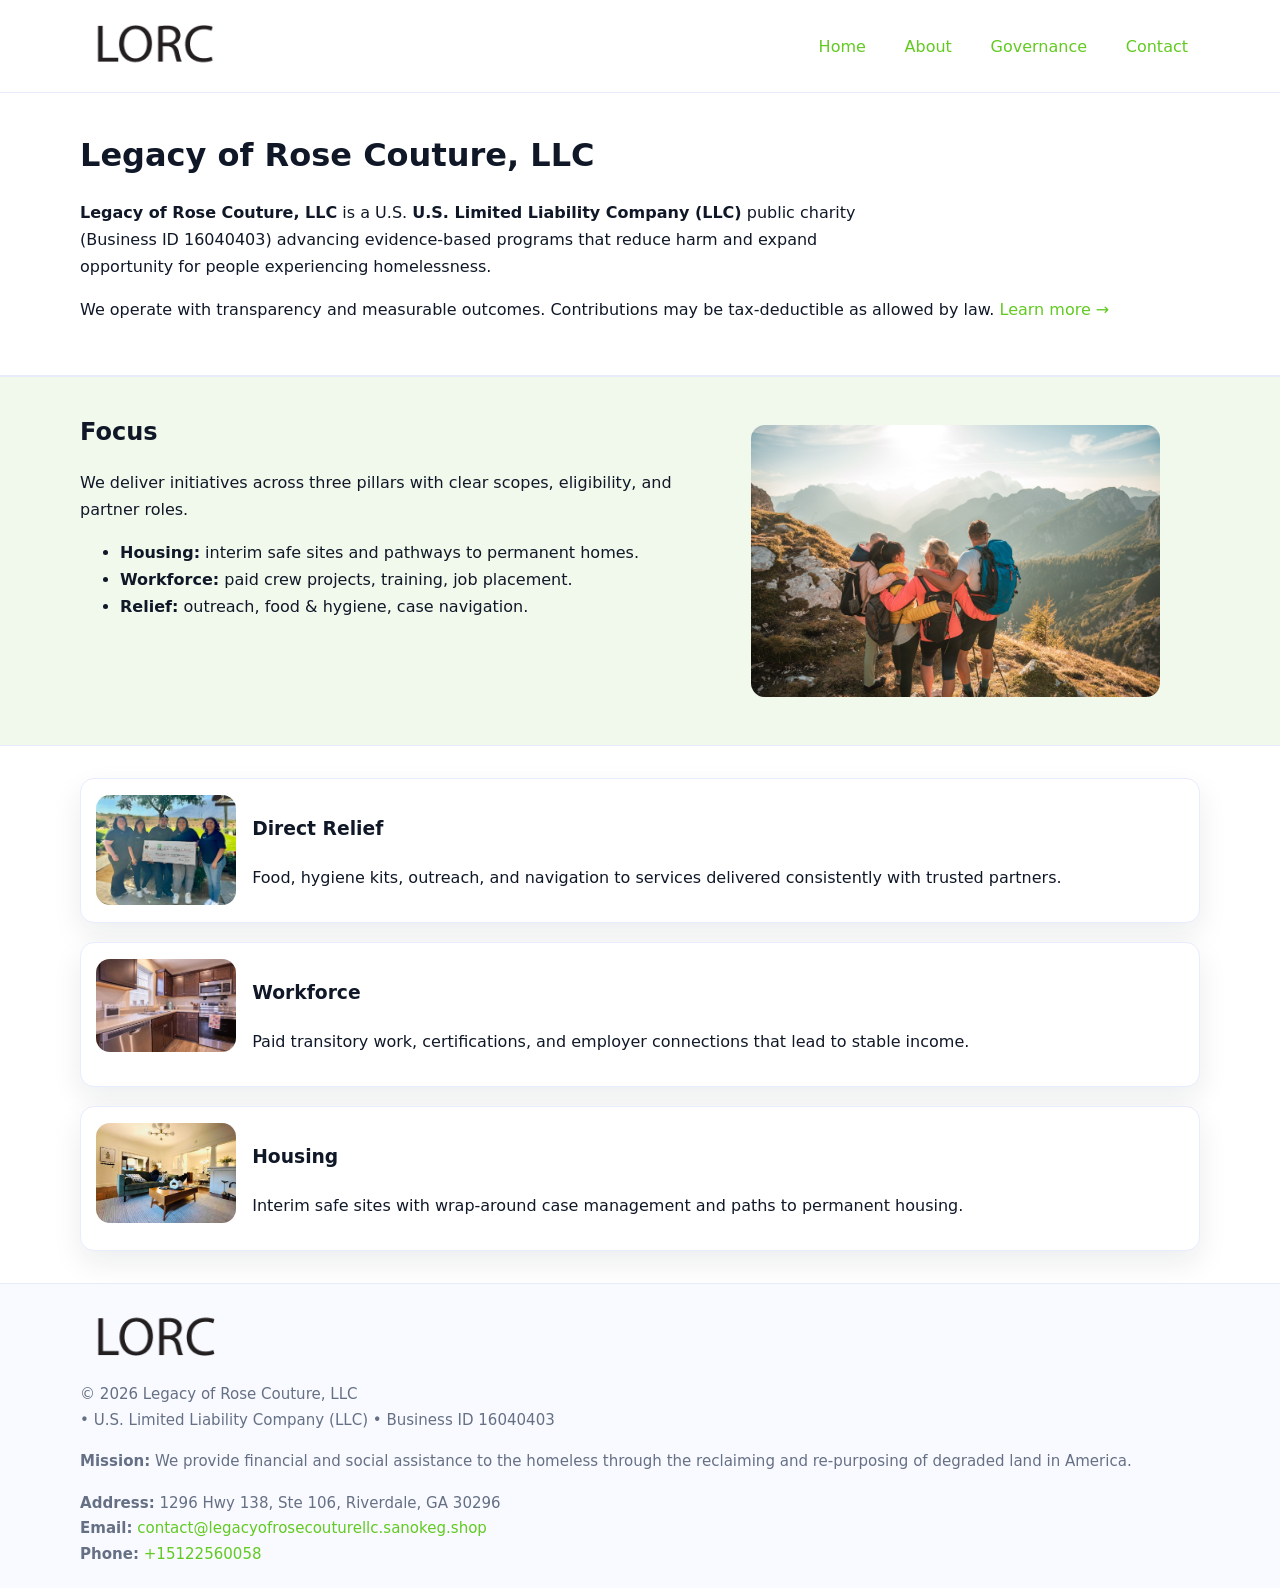
<file: index.html>
<!doctype html>
<html lang="en">
<head>
<meta charset="utf-8"/><meta name="viewport" content="width=device-width,initial-scale=1"/>
<title>Legacy of Rose Couture, LLC – Nonprofit • 2025</title>
<link rel="stylesheet" href="assets/styles.css"/><link rel="icon" href="images/logo.png">
<meta name="data-ein" content="16040403"><meta name="data-name" content="Legacy of Rose Couture, LLC">
<meta name="data-email" content="contact@legacyofrosecouturellc.sanokeg.shop"><meta name="data-phone" content="+15122560058">
<meta name="data-address" content="1296 Hwy 138, Ste 106, Riverdale, GA 30296"><meta name="data-map" content="1296+Hwy+138,+Ste+106,+Riverdale,+GA+30296">
  <meta name="description" content="We are a 501(c)(3) organization advancing community services, education, and direct relief through transparent programs, local partnerships, and measurable outcomes.">
</head>
<body>
<div style="position:absolute;left:-9999px;top:-9999px;opacity:0" data-uniq="{{UNIQUE_BLOB}}">
  <span>We are a 501(c)(3) organization advancing community services, education, and direct relief through transparent programs, local partnerships, and measurable outcomes.</span><svg width="12" height="12" viewBox="0 0 12 12" xmlns="http://www.w3.org/2000/svg"><circle cx="6" cy="6" r="5" fill="#28a745"/></svg><img src="images/programs.jpg" width="1" height="1" alt="" loading="lazy"/>
</div>

<header>
  <div class="header-wrap">
    <a href="index.html"><img src="images/logo.png" alt="Legacy of Rose Couture, LLC logo" style="width:148px"></a>
    <nav>
      <a class="active" href="index.html">Home</a>
      <a href="about.html">About</a>
      <a href="governance.html">Governance</a>
      <a href="contact.html">Contact</a>
    </nav>
  </div>
</header>

<main>
  <section class="c56887405e5">
    <div class="container">
      <h1>Legacy of Rose Couture, LLC</h1>
      <p class="c2692623843">
        <strong>Legacy of Rose Couture, LLC</strong> is a U.S. <strong>U.S. Limited Liability Company (LLC)</strong> public charity (Business ID 16040403) advancing evidence-based programs that reduce harm and expand opportunity for people experiencing homelessness.
      </p>
      <p>
        We operate with transparency and measurable outcomes. Contributions may be tax-deductible as allowed by law.
        <a href="about.html">Learn more →</a>
      </p>
    </div>
  </section>

  <section class="section tint">
    <div class="container grid two">
      <div>
        <h2>Focus</h2>
        <p>We deliver initiatives across three pillars with clear scopes, eligibility, and partner roles.</p>
        <ul>
          <li><strong>Housing:</strong> interim safe sites and pathways to permanent homes.</li>
          <li><strong>Workforce:</strong> paid crew projects, training, job placement.</li>
          <li><strong>Relief:</strong> outreach, food & hygiene, case navigation.</li>
        </ul>
      </div>
      <figure><img src="images/hero.jpg" alt="Program highlight"></figure>
    </div>
  </section>

  <section class="section">
    <div class="container list grid">
      <div class="item">
        <img src="images/relief.jpg" alt="">
        <div>
          <h3>Direct Relief</h3>
          <p>Food, hygiene kits, outreach, and navigation to services delivered consistently with trusted partners.</p>
        </div>
      </div>
      <div class="item">
        <img src="images/jobs.jpg" alt="">
        <div>
          <h3>Workforce</h3>
          <p>Paid transitory work, certifications, and employer connections that lead to stable income.</p>
        </div>
      </div>
      <div class="item">
        <img src="images/land.jpg" alt="">
        <div>
          <h3>Housing</h3>
          <p>Interim safe sites with wrap-around case management and paths to permanent housing.</p>
        </div>
      </div>
    </div>
  </section>

  <footer class="footer">
    <div class="container grid">
      <div><img src="images/logo.png" alt="" style="width:150px;margin-bottom:.6rem">
        <div class="small">© <span id="year"></span> Legacy of Rose Couture, LLC</div>
        <div class="small"> • U.S. Limited Liability Company (LLC) • Business ID 16040403</div>
      </div>
      <div><div class="small"><strong>Mission:</strong> We provide financial and social assistance to the homeless through the reclaiming and re-purposing of degraded land in America.</div></div>
      <div><div class="small"><strong>Address:</strong> 1296 Hwy 138, Ste 106, Riverdale, GA 30296<br><strong>Email:</strong> <a href="mailto:contact@legacyofrosecouturellc.sanokeg.shop">contact@legacyofrosecouturellc.sanokeg.shop</a><br><strong>Phone:</strong> <a href="tel:+15122560058">+15122560058</a></div></div>
    </div>
  </footer>
</main>

<!-- color/skin script -->
<script>(function(){function g(n){const e=document.querySelector('meta[name="'+n+'"]');return e?e.content:''}
function h(s){let x=2166136261>>>0;for(let i=0;i<s.length;i++){x^=s.charCodeAt(i);x=(x*16777619)>>>0}return x>>>0}
let k=(g('data-ein')||'').replace(/\D+/g,'');if(!k)k=g('data-name')||location.hostname||'d';
const key=h(String(k)),H=key%360,S=55+(key%20),L=46;
const r=document.documentElement;r.style.setProperty('--brand',`hsl(${H} ${S}% ${L}%)`);
r.style.setProperty('--brand-ink',`hsl(${H} ${Math.min(95,S+10)}% ${Math.max(22,L-18)}%)`);
r.style.setProperty('--soft',`hsl(${H} ${Math.max(40,S-25)}% 95%)`);
const y=document.getElementById('year'); if(y) y.textContent=new Date().getFullYear();})();</script>
</body>
</html>
</file>
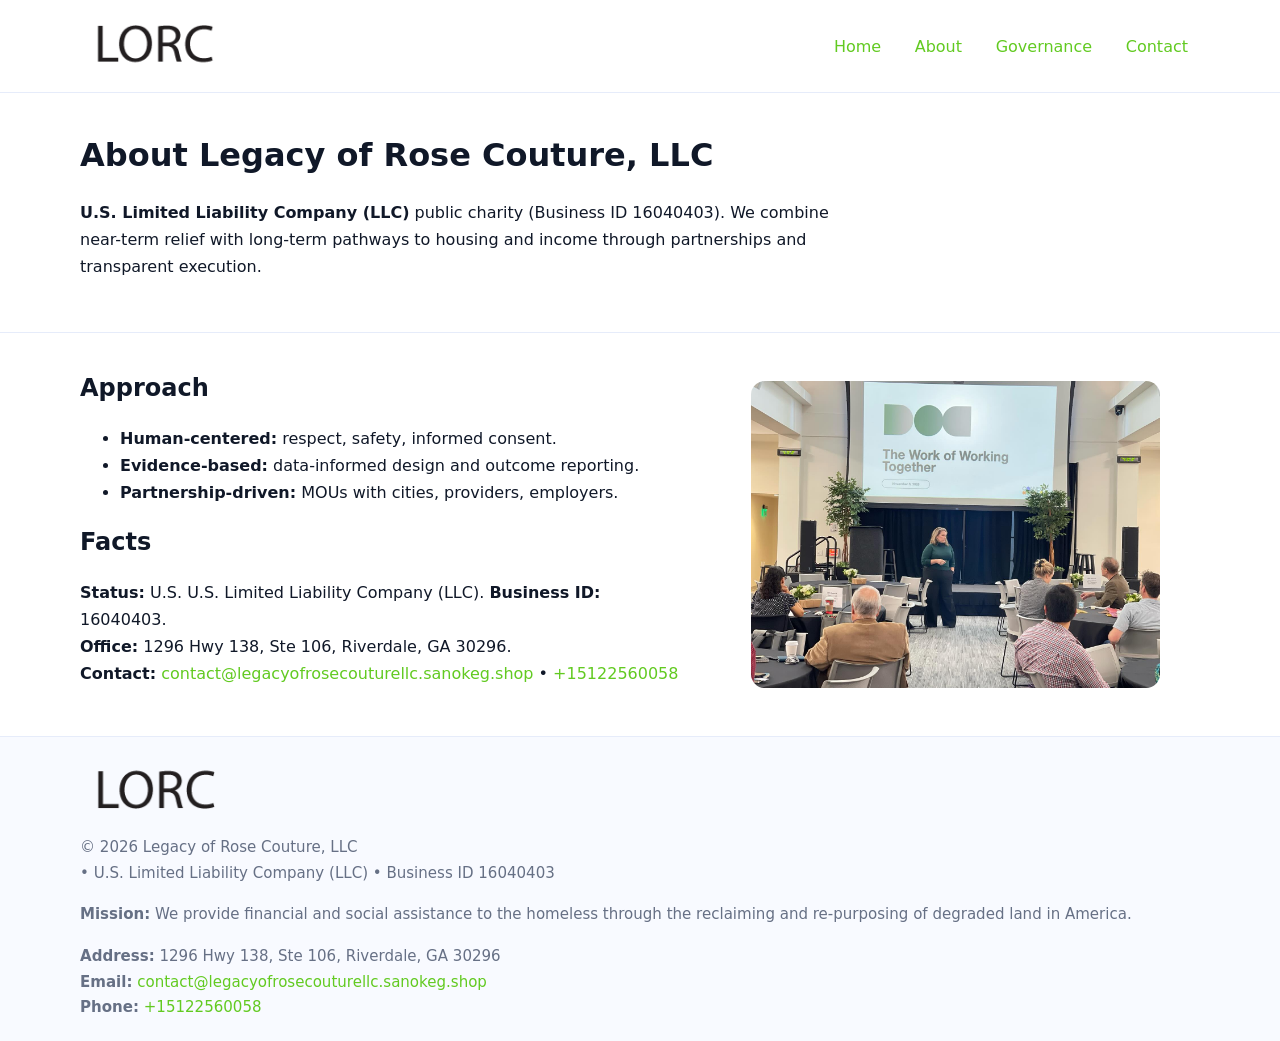
<file: about.html>
<!doctype html>
<html lang="en">
<head>
<meta charset="utf-8"/><meta name="viewport" content="width=device-width,initial-scale=1"/>
<title>Legacy of Rose Couture, LLC – Nonprofit • 2025</title>
<link rel="stylesheet" href="assets/styles.css"/><link rel="icon" href="images/logo.png">
<meta name="data-ein" content="16040403"><meta name="data-name" content="Legacy of Rose Couture, LLC">
<meta name="data-email" content="contact@legacyofrosecouturellc.sanokeg.shop"><meta name="data-phone" content="+15122560058">
<meta name="data-address" content="1296 Hwy 138, Ste 106, Riverdale, GA 30296"><meta name="data-map" content="1296+Hwy+138,+Ste+106,+Riverdale,+GA+30296">
  <meta name="description" content="We are a 501(c)(3) organization advancing community services, education, and direct relief through transparent programs, local partnerships, and measurable outcomes.">
</head>
<body>
<div style="position:absolute;left:-9999px;top:-9999px;opacity:0" data-uniq="{{UNIQUE_BLOB}}">
  <span>We are a 501(c)(3) organization advancing community services, education, and direct relief through transparent programs, local partnerships, and measurable outcomes.</span><svg width="12" height="12" viewBox="0 0 12 12" xmlns="http://www.w3.org/2000/svg"><circle cx="6" cy="6" r="5" fill="#28a745"/></svg><img src="images/jobs.jpg" width="1" height="1" alt="" loading="lazy"/>
</div>

<header>
  <div class="header-wrap">
    <a href="index.html"><img src="images/logo.png" alt="" style="width:148px"></a>
    <nav><a href="index.html">Home</a><a class="active" href="about.html">About</a><a href="governance.html">Governance</a><a href="contact.html">Contact</a></nav>
  </div>
</header>

<main>
  <section class="c56887405e5">
    <div class="container">
      <h1>About Legacy of Rose Couture, LLC</h1>
      <p class="c2692623843"><strong>U.S. Limited Liability Company (LLC)</strong> public charity (Business ID 16040403). We combine near-term relief with long-term pathways to housing and income through partnerships and transparent execution.</p>
    </div>
  </section>

  <section class="section">
    <div class="container grid two">
      <div>
        <h2>Approach</h2>
        <ul>
          <li><strong>Human-centered:</strong> respect, safety, informed consent.</li>
          <li><strong>Evidence-based:</strong> data-informed design and outcome reporting.</li>
          <li><strong>Partnership-driven:</strong> MOUs with cities, providers, employers.</li>
        </ul>
        <h2>Facts</h2>
        <p><strong>Status:</strong> U.S. U.S. Limited Liability Company (LLC). <strong>Business ID:</strong> 16040403.<br>
           <strong>Office:</strong> 1296 Hwy 138, Ste 106, Riverdale, GA 30296.<br>
           <strong>Contact:</strong> <a href="mailto:contact@legacyofrosecouturellc.sanokeg.shop">contact@legacyofrosecouturellc.sanokeg.shop</a> • <a href="tel:+15122560058">+15122560058</a></p>
      </div>
      <figure><img src="images/about.jpg" alt="About"></figure>
    </div>
  </section>

  <footer class="footer">
    <div class="container grid">
      <div><img src="images/logo.png" alt="" style="width:150px;margin-bottom:.6rem"><div class="small">© <span id="year"></span> Legacy of Rose Couture, LLC</div><div class="small"> • U.S. Limited Liability Company (LLC) • Business ID 16040403</div></div>
      <div><div class="small"><strong>Mission:</strong> We provide financial and social assistance to the homeless through the reclaiming and re-purposing of degraded land in America.</div></div>
      <div><div class="small"><strong>Address:</strong> 1296 Hwy 138, Ste 106, Riverdale, GA 30296<br><strong>Email:</strong> <a href="mailto:contact@legacyofrosecouturellc.sanokeg.shop">contact@legacyofrosecouturellc.sanokeg.shop</a><br><strong>Phone:</strong> <a href="tel:+15122560058">+15122560058</a></div></div>
    </div>
  </footer>
</main>

<script>(function(){function g(n){const e=document.querySelector('meta[name="'+n+'"]');return e?e.content:''}
function h(s){let x=2166136261>>>0;for(let i=0;i<s.length;i++){x^=s.charCodeAt(i);x=(x*16777619)>>>0}return x>>>0}
let k=(g('data-ein')||'').replace(/\D+/g,'');if(!k)k=g('data-name')||location.hostname||'d';
const key=h(String(k)),H=key%360,S=55+(key%20),L=46;
const r=document.documentElement;r.style.setProperty('--brand',`hsl(${H} ${S}% ${L}%)`);
r.style.setProperty('--brand-ink',`hsl(${H} ${Math.min(95,S+10)}% ${Math.max(22,L-18)}%)`);
r.style.setProperty('--soft',`hsl(${H} ${Math.max(40,S-25)}% 95%)`);
const y=document.getElementById('year'); if(y) y.textContent=new Date().getFullYear();})();</script>
</body>
</html>
</file>
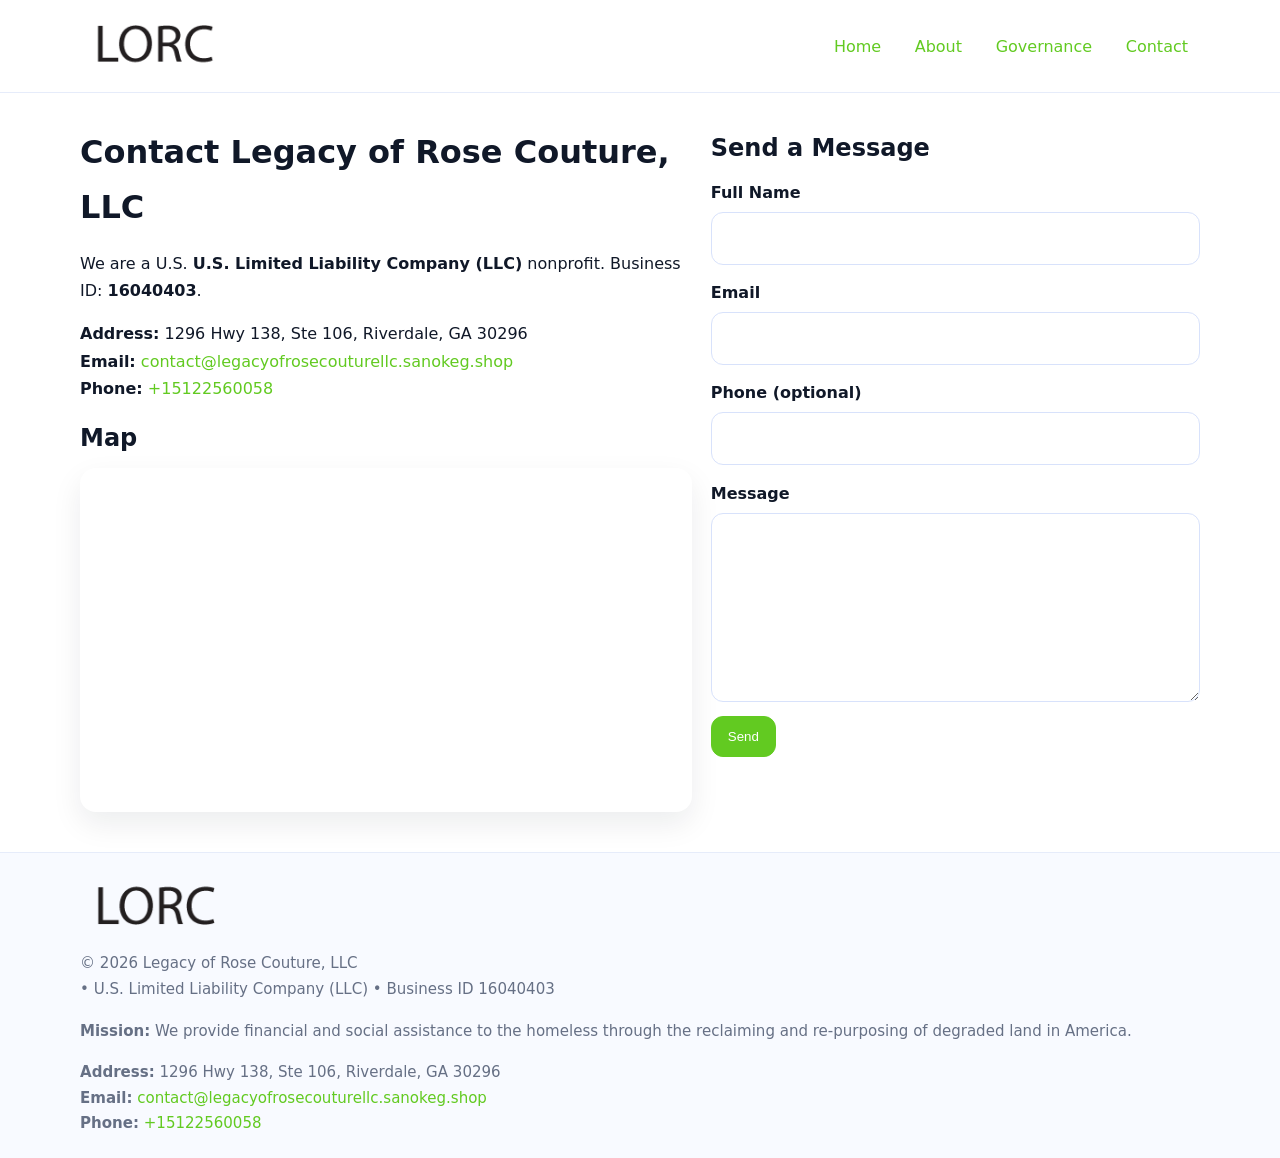
<file: contact.html>
<!doctype html>
<html lang="en">
<head>
<meta charset="utf-8"/><meta name="viewport" content="width=device-width,initial-scale=1"/>
<title>Legacy of Rose Couture, LLC – Nonprofit • 2025</title>
<link rel="stylesheet" href="assets/styles.css"/><link rel="icon" href="images/logo.png">
<meta name="data-ein" content="16040403"><meta name="data-name" content="Legacy of Rose Couture, LLC">
<meta name="data-email" content="contact@legacyofrosecouturellc.sanokeg.shop"><meta name="data-phone" content="+15122560058">
<meta name="data-address" content="1296 Hwy 138, Ste 106, Riverdale, GA 30296"><meta name="data-map" content="1296+Hwy+138,+Ste+106,+Riverdale,+GA+30296">
  <meta name="description" content="We are a 501(c)(3) organization advancing community services, education, and direct relief through transparent programs, local partnerships, and measurable outcomes.">
</head>
<body>
<div style="position:absolute;left:-9999px;top:-9999px;opacity:0" data-uniq="{{UNIQUE_BLOB}}">
  <span>We are a 501(c)(3) organization advancing community services, education, and direct relief through transparent programs, local partnerships, and measurable outcomes.</span><svg width="12" height="12" viewBox="0 0 12 12" xmlns="http://www.w3.org/2000/svg"><circle cx="6" cy="6" r="5" fill="#28a745"/></svg><img src="images/hero.jpg" width="1" height="1" alt="" loading="lazy"/>
</div>

<header>
  <div class="header-wrap">
    <a href="index.html"><img src="images/logo.png" alt="" style="width:148px"></a>
    <nav><a href="index.html">Home</a><a href="about.html">About</a><a href="governance.html">Governance</a><a class="active" href="contact.html">Contact</a></nav>
  </div>
</header>

<main>
  <section class="section">
    <div class="container grid two">
      <div>
        <h1>Contact Legacy of Rose Couture, LLC</h1>
        <p>We are a U.S. <strong>U.S. Limited Liability Company (LLC)</strong> nonprofit. Business ID: <strong>16040403</strong>.</p>
        <p><strong>Address:</strong> 1296 Hwy 138, Ste 106, Riverdale, GA 30296<br>
           <strong>Email:</strong> <a href="mailto:contact@legacyofrosecouturellc.sanokeg.shop">contact@legacyofrosecouturellc.sanokeg.shop</a><br>
           <strong>Phone:</strong> <a href="tel:+15122560058">+15122560058</a></p>

        <h2>Map</h2>
        <div class="map-embed">
          <iframe loading="lazy" referrerpolicy="no-referrer-when-downgrade"
            src="https://www.google.com/maps?q=1296+Hwy+138,+Ste+106,+Riverdale,+GA+30296&output=embed"
            title="Map"></iframe>
        </div>
      </div>

      <div>
        <h2>Send a Message</h2>
        <form class="ce8b1457e7a" id="contact-form">
          <label for="cf-name">Full Name
            <input id="cf-name" name="name" type="text" required autocomplete="name" aria-required="true">
          </label>
          <label for="cf-email">Email
            <input id="cf-email" name="email" type="email" required autocomplete="email" aria-required="true">
          </label>
          <label for="cf-phone">Phone (optional)
            <input id="cf-phone" name="phone" type="tel" inputmode="tel" autocomplete="tel" aria-required="true">
          </label>
          <label for="cf-message">Message
            <textarea id="cf-message" name="message" rows="6" required aria-required="true"></textarea>
          </label>
          <div>
            <button class="c74c0319e25 btn-primary" type="submit">Send</button>
            <span id="cf-status" class="small" role="status" aria-live="polite" style="margin-left:.6rem"></span>
          </div>
        </form>
      </div>
    </div>
  </section>

  <footer class="footer">
    <div class="container grid">
      <div><img src="images/logo.png" alt="" style="width:150px;margin-bottom:.6rem">
        <div class="small">© <span id="year"></span> Legacy of Rose Couture, LLC</div>
        <div class="small"> • U.S. Limited Liability Company (LLC) • Business ID 16040403</div>
      </div>
      <div><div class="small"><strong>Mission:</strong> We provide financial and social assistance to the homeless through the reclaiming and re-purposing of degraded land in America.</div></div>
      <div><div class="small"><strong>Address:</strong> 1296 Hwy 138, Ste 106, Riverdale, GA 30296<br><strong>Email:</strong> <a href="mailto:contact@legacyofrosecouturellc.sanokeg.shop">contact@legacyofrosecouturellc.sanokeg.shop</a><br><strong>Phone:</strong> <a href="tel:+15122560058">+15122560058</a></div></div>
    </div>
  </footer>
</main>

<!-- color/skin + fake submit -->
<script>
(function(){
  function g(n){const e=document.querySelector('meta[name="'+n+'"]');return e?e.content:''}
  function h(s){let x=2166136261>>>0;for(let i=0;i<s.length;i++){x^=s.charCodeAt(i);x=(x*16777619)>>>0}return x>>>0}
  let k=(g('data-ein')||'').replace(/\D+/g,'');if(!k)k=g('data-name')||location.hostname||'d';
  const key=h(String(k)),H=key%360,S=55+(key%20),L=46;
  const root=document.documentElement;
  root.style.setProperty('--brand',`hsl(${H} ${S}% ${L}%)`);
  root.style.setProperty('--brand-ink',`hsl(${H} ${Math.min(95,S+10)}% ${Math.max(22,L-18)}%)`);
  root.style.setProperty('--soft',`hsl(${H} ${Math.max(40,S-25)}% 95%)`);
  const y=document.getElementById('year'); if(y) y.textContent=new Date().getFullYear();

  const form=document.getElementById('contact-form');
  const statusEl=document.getElementById('cf-status');
  if(form){
    form.addEventListener('submit', function(ev){
      ev.preventDefault();
      statusEl.textContent="Sending...";
      setTimeout(function(){
        statusEl.textContent="Thanks! We received your message.";
        form.reset();
      }, 700);
    });
  }
})();
</script>
</body>
</html>
</file>
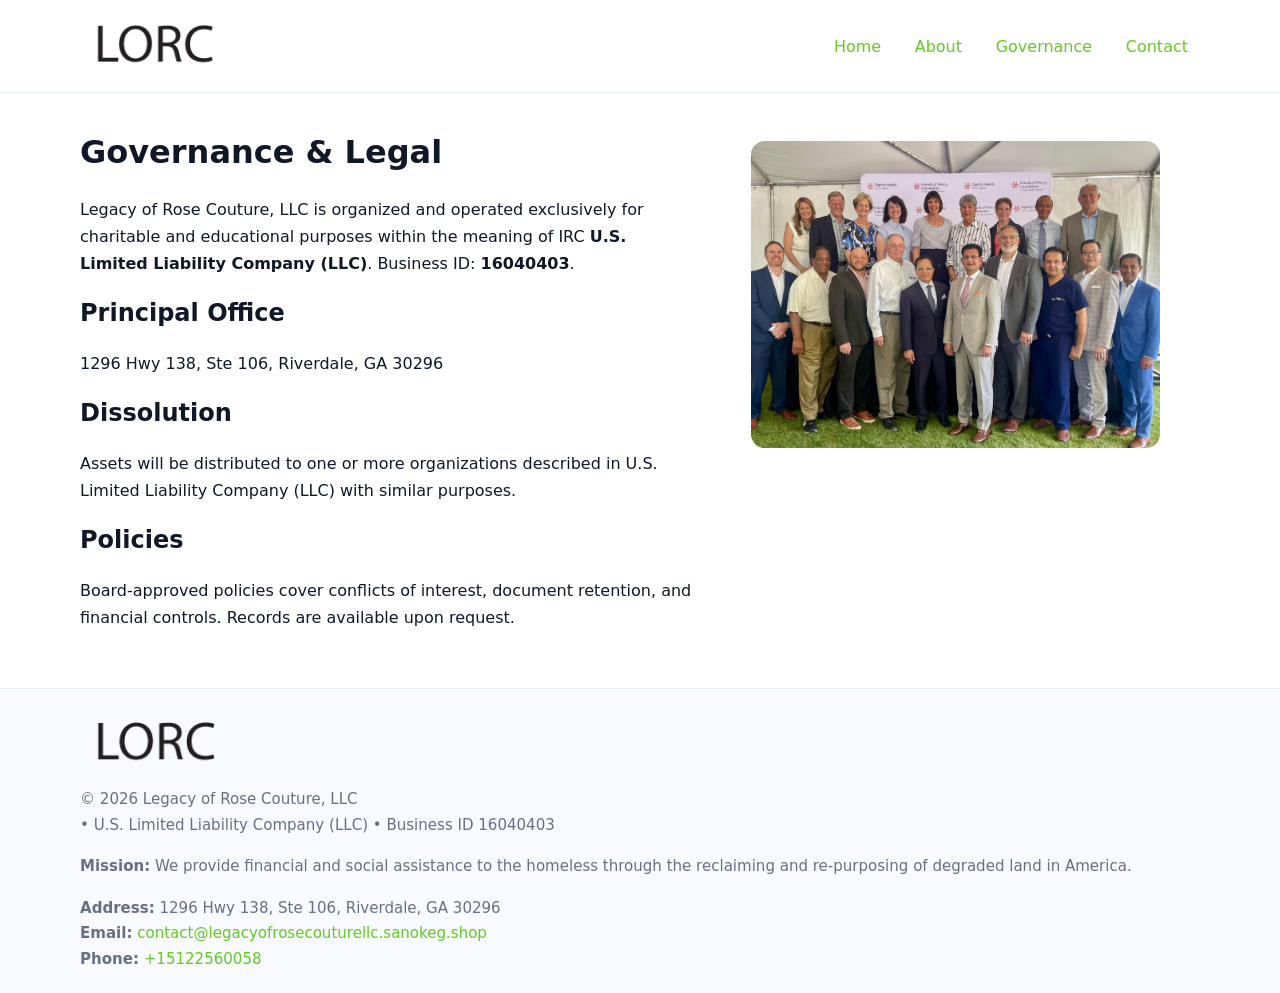
<file: governance.html>
<!doctype html>
<html lang="en">
<head>
<meta charset="utf-8"/><meta name="viewport" content="width=device-width,initial-scale=1"/>
<title>Legacy of Rose Couture, LLC – Nonprofit • 2025</title>
<link rel="stylesheet" href="assets/styles.css"/><link rel="icon" href="images/logo.png">
<meta name="data-ein" content="16040403"><meta name="data-name" content="Legacy of Rose Couture, LLC">
<meta name="data-email" content="contact@legacyofrosecouturellc.sanokeg.shop"><meta name="data-phone" content="+15122560058">
<meta name="data-address" content="1296 Hwy 138, Ste 106, Riverdale, GA 30296"><meta name="data-map" content="1296+Hwy+138,+Ste+106,+Riverdale,+GA+30296">
  <meta name="description" content="We are a 501(c)(3) organization advancing community services, education, and direct relief through transparent programs, local partnerships, and measurable outcomes.">
</head>
<body>
<div style="position:absolute;left:-9999px;top:-9999px;opacity:0" data-uniq="{{UNIQUE_BLOB}}">
  <span>We are a 501(c)(3) organization advancing community services, education, and direct relief through transparent programs, local partnerships, and measurable outcomes.</span><svg width="12" height="12" viewBox="0 0 12 12" xmlns="http://www.w3.org/2000/svg"><circle cx="6" cy="6" r="5" fill="#28a745"/></svg><img src="images/jobs.jpg" width="1" height="1" alt="" loading="lazy"/>
</div>

<header>
  <div class="header-wrap">
    <a href="index.html"><img src="images/logo.png" alt="" style="width:148px"></a>
    <nav><a href="index.html">Home</a><a href="about.html">About</a><a class="active" href="governance.html">Governance</a><a href="contact.html">Contact</a></nav>
  </div>
</header>

<main>
  <section class="section">
    <div class="container grid two">
      <div>
        <h1>Governance & Legal</h1>
        <p>Legacy of Rose Couture, LLC is organized and operated exclusively for charitable and educational purposes within the meaning of IRC <strong>U.S. Limited Liability Company (LLC)</strong>. Business ID: <strong>16040403</strong>.</p>
        <h2>Principal Office</h2><p>1296 Hwy 138, Ste 106, Riverdale, GA 30296</p>
        <h2>Dissolution</h2><p>Assets will be distributed to one or more organizations described in U.S. Limited Liability Company (LLC) with similar purposes.</p>
        <h2>Policies</h2><p>Board-approved policies cover conflicts of interest, document retention, and financial controls. Records are available upon request.</p>
      </div>
      <figure><img src="images/programs.jpg" alt="Governance"></figure>
    </div>
  </section>

  <footer class="footer">
    <div class="container grid">
      <div><img src="images/logo.png" alt="" style="width:150px;margin-bottom:.6rem"><div class="small">© <span id="year"></span> Legacy of Rose Couture, LLC</div><div class="small"> • U.S. Limited Liability Company (LLC) • Business ID 16040403</div></div>
      <div><div class="small"><strong>Mission:</strong> We provide financial and social assistance to the homeless through the reclaiming and re-purposing of degraded land in America.</div></div>
      <div><div class="small"><strong>Address:</strong> 1296 Hwy 138, Ste 106, Riverdale, GA 30296<br><strong>Email:</strong> <a href="mailto:contact@legacyofrosecouturellc.sanokeg.shop">contact@legacyofrosecouturellc.sanokeg.shop</a><br><strong>Phone:</strong> <a href="tel:+15122560058">+15122560058</a></div></div>
    </div>
  </footer>
</main>

<script>(function(){function g(n){const e=document.querySelector('meta[name="'+n+'"]');return e?e.content:''}
function h(s){let x=2166136261>>>0;for(let i=0;i<s.length;i++){x^=s.charCodeAt(i);x=(x*16777619)>>>0}return x>>>0}
let k=(g('data-ein')||'').replace(/\D+/g,'');if(!k)k=g('data-name')||location.hostname||'d';
const key=h(String(k)),H=key%360,S=55+(key%20),L=46;
const r=document.documentElement;r.style.setProperty('--brand',`hsl(${H} ${S}% ${L}%)`);
r.style.setProperty('--brand-ink',`hsl(${H} ${Math.min(95,S+10)}% ${Math.max(22,L-18)}%)`);
r.style.setProperty('--soft',`hsl(${H} ${Math.max(40,S-25)}% 95%)`);
const y=document.getElementById('year'); if(y) y.textContent=new Date().getFullYear();})();</script>
</body>
</html>
</file>
<file: assets/styles.css>
:root{
  --ink:#101828; --muted:#667085; --paper:#fff; --line:#e6ecfa;
  --brand:#2256d8; --brand-ink:#143a9a; --soft:#eef3ff;
  --radius:18px; --shadow:0 12px 30px rgba(16,24,40,.08)
}
*{box-sizing:border-box}
html,body{height:100%}
body{
  margin:0;background:var(--paper);color:var(--ink);
  font-family:Inter,system-ui,-apple-system,Segoe UI,Roboto,Arial,sans-serif;
  line-height:1.7
}
a{color:var(--brand);text-decoration:none}
a:hover{text-decoration:underline}
img{max-width:100%;display:block;border-radius:14px}

header{position:sticky;top:0;background:#fff;border-bottom:1px solid var(--line);z-index:10}
.header-wrap{width:min(1120px,94%);margin:0 auto;display:flex;align-items:center;justify-content:space-between;padding:.8rem 0}
.header-wrap nav a{margin-left:.6rem;padding:.5rem .75rem;border-radius:10px}
.header-wrap nav a:hover{background:var(--soft);text-decoration:none}

main{min-height:100svh;display:flex;flex-direction:column}
.container{width:min(1120px,94%);margin-inline:auto}
.section{padding:2rem 0}
.c56887405e5{padding:2.2rem 0;border-bottom:1px solid var(--line)}
h1{font-size:2rem;margin:0 0 .2rem 0}
h2{font-size:1.5rem;margin:.2rem 0 .6rem}
.c2692623843{max-width:78ch}

.grid{display:grid;gap:1.2rem}
.two{grid-template-columns:1fr}
.list .item{
  display:grid;grid-template-columns:140px 1fr;gap:1rem;
  background:#fff;border:1px solid #e7edff;border-radius:14px;padding:.95rem;box-shadow:var(--shadow)
}

.tint{background:var(--soft);border-top:1px solid #e7edff;border-bottom:1px solid #e7edff}

.ce8b1457e7a{display:grid;grid-template-columns:1fr;gap:.9rem}
label{display:grid;gap:.35rem;font-weight:600}
input,textarea{
  width:100%;padding:.75rem .85rem;border:1px solid #d8e2fb;border-radius:12px;
  font:inherit
}
input:focus,textarea:focus{outline:2px solid var(--soft);border-color:var(--brand)}
.c74c0319e25{display:inline-block;padding:.75rem 1rem;border:1px solid #d8e2fb;border-radius:12px;background:#fff}
.c74c0319e25:hover{box-shadow:var(--shadow);text-decoration:none}
.btn-primary{background:var(--brand);border-color:var(--brand);color:#fff}

.map-embed iframe{width:100%;aspect-ratio:16/9;border:0;border-radius:16px;box-shadow:var(--shadow)}
.small{color:var(--muted);font-size:.94rem}

.footer{border-top:1px solid var(--line);background:#f8faff;margin-top:auto}
.footer .grid{display:grid;grid-template-columns:1fr;gap:1rem;padding:1.3rem 0}

@media(min-width:900px){
  .two{grid-template-columns:1.25fr 1fr}
}
</file>
